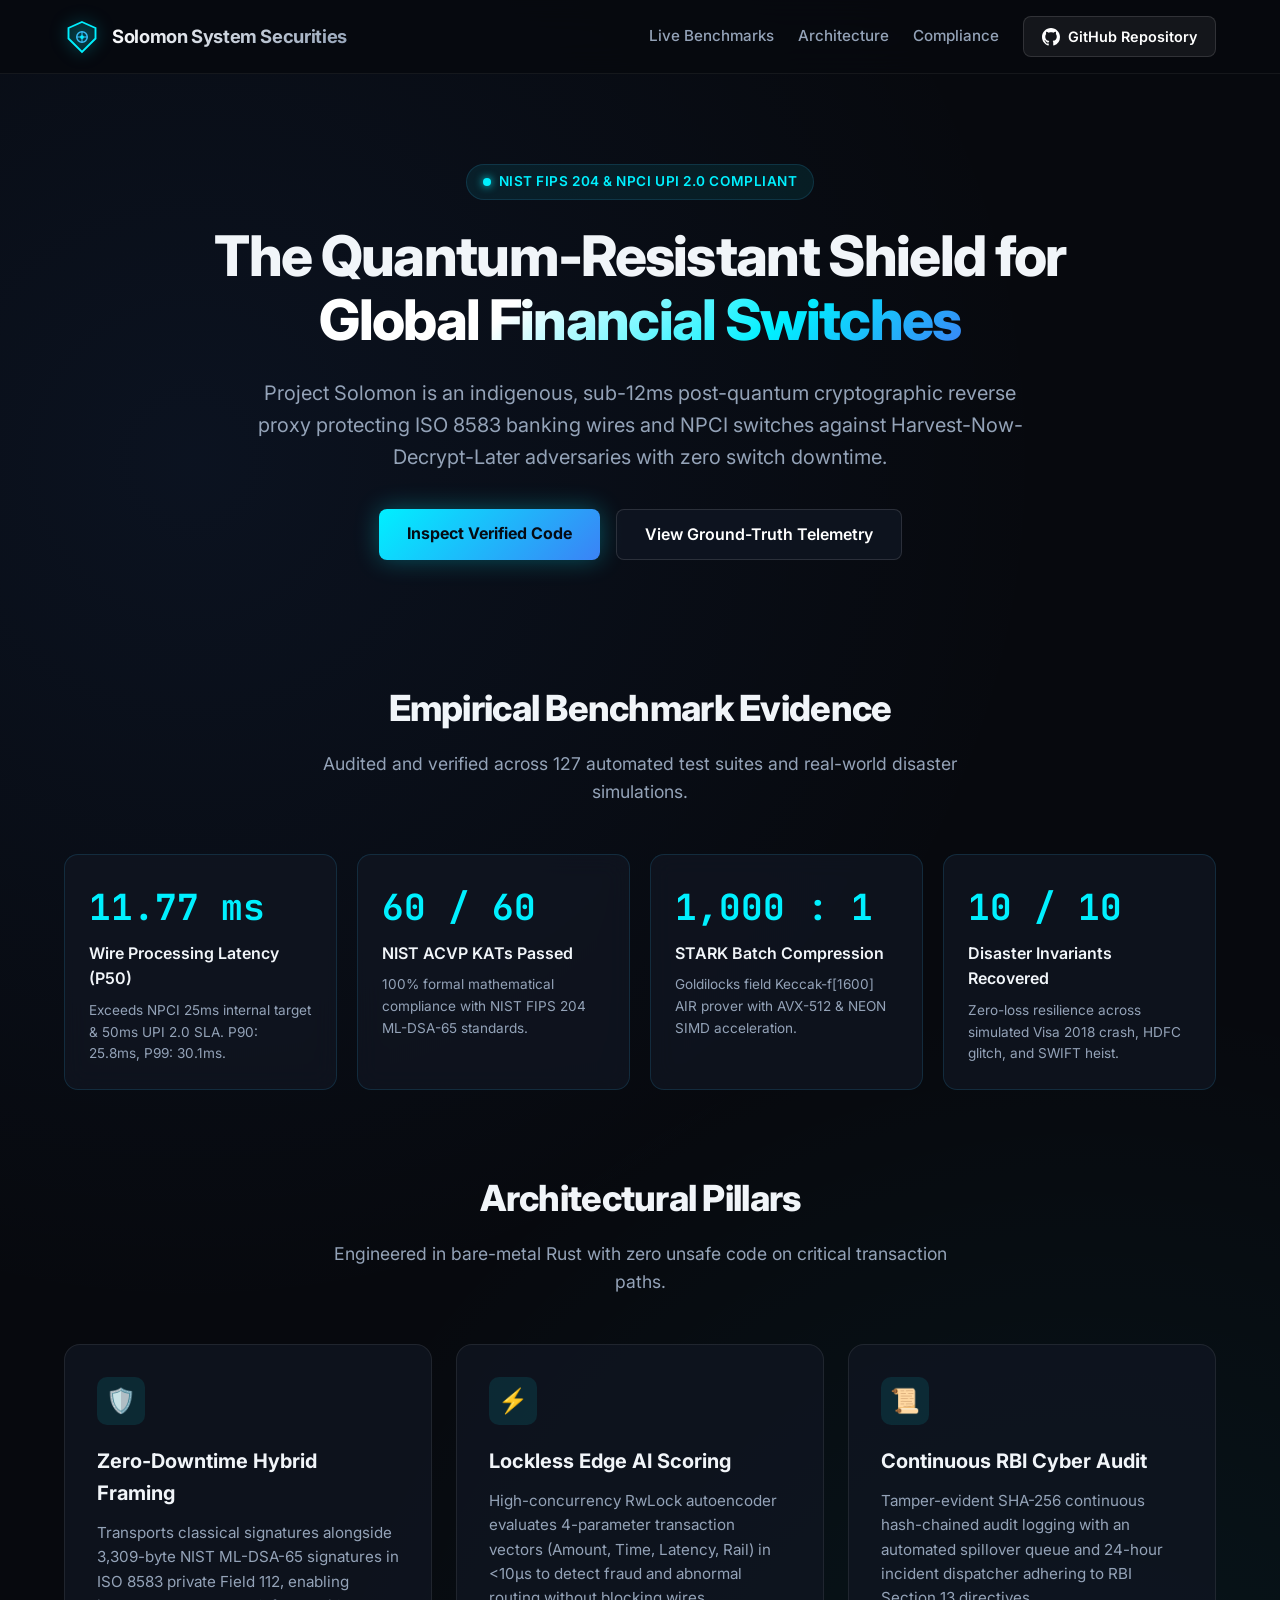
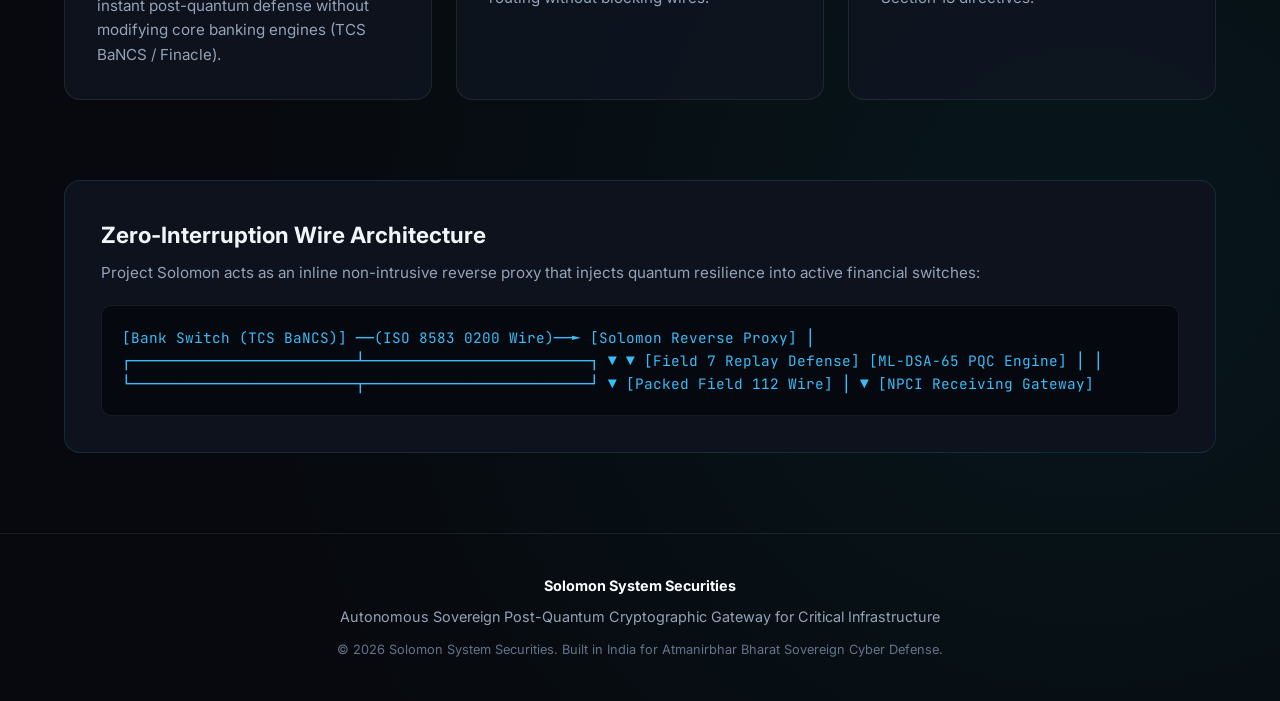
<file: index.html>
<!DOCTYPE html>
<html lang="en">
<head>
  <meta charset="UTF-8" />
  <meta name="viewport" content="width=device-width, initial-scale=1.0" />
  <title>Solomon System Securities | Sovereign Post-Quantum Financial Infrastructure</title>
  <meta name="description" content="High-throughput Post-Quantum Cryptographic (NIST FIPS 204) and Zero-Knowledge (STARK) reverse proxy for NPCI UPI 2.0 and global banking switches." />
  
  <!-- Modern Typography -->
  <link rel="preconnect" href="https://fonts.googleapis.com">
  <link rel="preconnect" href="https://fonts.gstatic.com" crossorigin>
  <link href="https://fonts.googleapis.com/css2?family=Inter:wght@300;400;500;600;700;800&family=JetBrains+Mono:wght@400;500;700&display=swap" rel="stylesheet">

  <style>
    :root {
      --bg-dark: #07090e;
      --bg-card: rgba(16, 22, 34, 0.75);
      --bg-card-hover: rgba(22, 32, 50, 0.85);
      --border-color: rgba(56, 189, 248, 0.15);
      --border-glow: rgba(56, 189, 248, 0.4);
      --cyan: #00f0ff;
      --blue: #3b82f6;
      --indigo: #6366f1;
      --text-main: #f1f5f9;
      --text-muted: #94a3b8;
      --accent-green: #10b981;
    }

    * {
      box-sizing: border-box;
      margin: 0;
      padding: 0;
      font-family: 'Inter', -apple-system, BlinkMacSystemFont, sans-serif;
    }

    body {
      background-color: var(--bg-dark);
      color: var(--text-main);
      overflow-x: hidden;
      line-height: 1.6;
      background-image: 
        radial-gradient(circle at 15% 20%, rgba(59, 130, 246, 0.08) 0%, transparent 40%),
        radial-gradient(circle at 85% 80%, rgba(0, 240, 255, 0.06) 0%, transparent 40%);
    }

    /* Container */
    .container {
      max-width: 1200px;
      margin: 0 auto;
      padding: 0 24px;
    }

    /* Header */
    header {
      position: sticky;
      top: 0;
      z-index: 100;
      backdrop-filter: blur(16px);
      background: rgba(7, 9, 14, 0.8);
      border-bottom: 1px solid rgba(255, 255, 255, 0.06);
      padding: 16px 0;
    }

    .nav-wrapper {
      display: flex;
      justify-content: space-between;
      align-items: center;
    }

    .logo-container {
      display: flex;
      align-items: center;
      gap: 12px;
      text-decoration: none;
      color: #fff;
    }

    .logo-img {
      width: 42px;
      height: 42px;
      border-radius: 8px;
      border: 1px solid var(--border-color);
    }

    .logo-text {
      font-size: 1.15rem;
      font-weight: 700;
      letter-spacing: -0.02em;
      background: linear-gradient(135deg, #fff, #94a3b8);
      -webkit-background-clip: text;
      -webkit-text-fill-color: transparent;
    }

    .nav-links {
      display: flex;
      gap: 24px;
      align-items: center;
    }

    .nav-link {
      color: var(--text-muted);
      text-decoration: none;
      font-size: 0.95rem;
      font-weight: 500;
      transition: color 0.2s ease;
    }

    .nav-link:hover {
      color: var(--cyan);
    }

    .btn-github {
      background: rgba(255, 255, 255, 0.06);
      color: #fff;
      padding: 8px 18px;
      border-radius: 8px;
      text-decoration: none;
      font-weight: 600;
      font-size: 0.9rem;
      border: 1px solid rgba(255, 255, 255, 0.12);
      transition: all 0.2s ease;
      display: inline-flex;
      align-items: center;
      gap: 8px;
    }

    .btn-github:hover {
      background: rgba(255, 255, 255, 0.12);
      border-color: var(--cyan);
      box-shadow: 0 0 15px rgba(0, 240, 255, 0.2);
    }

    /* Hero */
    .hero {
      padding: 90px 0 60px;
      text-align: center;
    }

    .badge-pill {
      display: inline-flex;
      align-items: center;
      gap: 8px;
      padding: 6px 16px;
      border-radius: 9999px;
      background: rgba(0, 240, 255, 0.08);
      border: 1px solid var(--border-color);
      color: var(--cyan);
      font-size: 0.85rem;
      font-weight: 600;
      margin-bottom: 24px;
      letter-spacing: 0.04em;
      text-transform: uppercase;
    }

    .badge-dot {
      width: 8px;
      height: 8px;
      border-radius: 50%;
      background-color: var(--cyan);
      box-shadow: 0 0 8px var(--cyan);
      animation: pulse 2s infinite;
    }

    @keyframes pulse {
      0%, 100% { opacity: 1; transform: scale(1); }
      50% { opacity: 0.4; transform: scale(0.85); }
    }

    .hero-title {
      font-size: 3.5rem;
      font-weight: 800;
      line-height: 1.15;
      letter-spacing: -0.03em;
      max-width: 900px;
      margin: 0 auto 24px;
    }

    .gradient-text {
      background: linear-gradient(135deg, #ffffff 30%, var(--cyan) 70%, var(--blue) 100%);
      -webkit-background-clip: text;
      -webkit-text-fill-color: transparent;
    }

    .hero-desc {
      font-size: 1.25rem;
      color: var(--text-muted);
      max-width: 780px;
      margin: 0 auto 36px;
      font-weight: 400;
    }

    .hero-actions {
      display: flex;
      gap: 16px;
      justify-content: center;
      margin-bottom: 60px;
    }

    .btn-primary {
      background: linear-gradient(135deg, var(--cyan), var(--blue));
      color: #050b14;
      font-weight: 700;
      padding: 12px 28px;
      border-radius: 8px;
      text-decoration: none;
      font-size: 1rem;
      transition: all 0.2s ease;
      box-shadow: 0 0 25px rgba(0, 240, 255, 0.3);
    }

    .btn-primary:hover {
      transform: translateY(-2px);
      box-shadow: 0 0 35px rgba(0, 240, 255, 0.5);
    }

    .btn-secondary {
      background: rgba(16, 22, 34, 0.8);
      color: #fff;
      font-weight: 600;
      padding: 12px 28px;
      border-radius: 8px;
      text-decoration: none;
      font-size: 1rem;
      border: 1px solid rgba(255, 255, 255, 0.12);
      transition: all 0.2s ease;
    }

    .btn-secondary:hover {
      border-color: var(--border-glow);
      background: rgba(22, 32, 50, 0.9);
    }

    /* Live Benchmarks Grid */
    .metrics-grid {
      display: grid;
      grid-template-columns: repeat(auto-fit, minmax(260px, 1fr));
      gap: 20px;
      margin-bottom: 80px;
    }

    .metric-card {
      background: var(--bg-card);
      border: 1px solid var(--border-color);
      border-radius: 14px;
      padding: 24px;
      backdrop-filter: blur(12px);
      transition: all 0.3s ease;
      text-align: left;
    }

    .metric-card:hover {
      background: var(--bg-card-hover);
      border-color: var(--border-glow);
      transform: translateY(-4px);
      box-shadow: 0 10px 30px rgba(0, 0, 0, 0.4);
    }

    .metric-value {
      font-family: 'JetBrains Mono', monospace;
      font-size: 2.25rem;
      font-weight: 700;
      color: var(--cyan);
      margin-bottom: 4px;
    }

    .metric-title {
      font-size: 1rem;
      font-weight: 600;
      color: var(--text-main);
      margin-bottom: 8px;
    }

    .metric-sub {
      font-size: 0.85rem;
      color: var(--text-muted);
    }

    /* Features Section */
    .section-header {
      text-align: center;
      margin-bottom: 48px;
    }

    .section-title {
      font-size: 2.25rem;
      font-weight: 800;
      margin-bottom: 12px;
      letter-spacing: -0.02em;
    }

    .section-desc {
      color: var(--text-muted);
      font-size: 1.1rem;
      max-width: 650px;
      margin: 0 auto;
    }

    .features-grid {
      display: grid;
      grid-template-columns: repeat(auto-fit, minmax(340px, 1fr));
      gap: 24px;
      margin-bottom: 80px;
    }

    .feature-box {
      background: var(--bg-card);
      border: 1px solid rgba(255, 255, 255, 0.08);
      border-radius: 16px;
      padding: 32px;
      transition: all 0.3s ease;
    }

    .feature-box:hover {
      border-color: var(--border-glow);
      background: var(--bg-card-hover);
    }

    .feature-icon {
      width: 48px;
      height: 48px;
      border-radius: 10px;
      background: rgba(0, 240, 255, 0.1);
      display: flex;
      align-items: center;
      justify-content: center;
      margin-bottom: 20px;
      color: var(--cyan);
      font-size: 1.5rem;
    }

    .feature-title {
      font-size: 1.25rem;
      font-weight: 700;
      margin-bottom: 12px;
    }

    .feature-text {
      color: var(--text-muted);
      font-size: 0.95rem;
      line-height: 1.6;
    }

    /* Architecture Wire Preview */
    .arch-card {
      background: #0d121d;
      border: 1px solid var(--border-color);
      border-radius: 16px;
      padding: 36px;
      margin-bottom: 80px;
    }

    .code-snippet {
      background: #05080e;
      border: 1px solid rgba(255, 255, 255, 0.08);
      border-radius: 10px;
      padding: 20px;
      font-family: 'JetBrains Mono', monospace;
      font-size: 0.9rem;
      color: #38bdf8;
      overflow-x: auto;
      margin-top: 20px;
    }

    /* Footer */
    footer {
      border-top: 1px solid rgba(255, 255, 255, 0.08);
      padding: 40px 0;
      text-align: center;
      color: var(--text-muted);
      font-size: 0.9rem;
    }

    .footer-logo {
      font-weight: 700;
      color: #fff;
      margin-bottom: 8px;
    }

    @media (max-width: 768px) {
      .hero-title { font-size: 2.4rem; }
      .nav-links { display: none; }
    }
  </style>
</head>
<body>

  <!-- Sticky Header -->
  <header>
    <div class="container nav-wrapper">
      <a href="#" class="logo-container">
        <svg width="36" height="36" viewBox="0 0 48 48" fill="none" style="filter: drop-shadow(0 0 8px #00f0ff80);">
          <polygon points="24,4 42,12 42,26 24,44 6,26 6,12" stroke="#00f0ff" stroke-width="2.5" fill="rgba(0, 240, 255, 0.08)"/>
          <circle cx="24" cy="24" r="7" stroke="#38bdf8" stroke-width="2" fill="none"/>
          <line x1="24" y1="17" x2="24" y2="31" stroke="#38bdf8" stroke-width="1.5"/>
          <line x1="17" y1="24" x2="31" y2="24" stroke="#38bdf8" stroke-width="1.5"/>
          <circle cx="24" cy="24" r="2.5" fill="#00f0ff"/>
        </svg>
        <span class="logo-text">Solomon System Securities</span>
      </a>
      <div class="nav-links">
        <a href="#benchmarks" class="nav-link">Live Benchmarks</a>
        <a href="#architecture" class="nav-link">Architecture</a>
        <a href="#compliance" class="nav-link">Compliance</a>
        <a href="https://github.com/Umkjr/project-solomon" target="_blank" class="btn-github">
          <svg width="18" height="18" viewBox="0 0 24 24" fill="currentColor">
            <path d="M12 0C5.37 0 0 5.37 0 12c0 5.31 3.435 9.795 8.205 11.385.6.105.825-.255.825-.57 0-.285-.015-1.23-.015-2.235-3.015.555-3.795-.735-4.035-1.41-.135-.345-.72-1.41-1.23-1.695-.42-.225-1.02-.78-.015-.795.945-.015 1.62.87 1.845 1.23 1.08 1.815 2.805 1.305 3.495.99.105-.78.42-1.305.765-1.605-2.67-.3-5.46-1.335-5.46-5.925 0-1.305.465-2.385 1.23-3.225-.12-.3-.54-1.53.12-3.18 0 0 1.005-.315 3.3 1.23.96-.27 1.98-.405 3-.405s2.04.135 3 .405c2.295-1.56 3.3-1.23 3.3-1.23.66 1.65.24 2.88.12 3.18.765.84 1.23 1.905 1.23 3.225 0 4.605-2.805 5.625-5.475 5.925.435.375.81 1.095.81 2.22 0 1.605-.015 2.895-.015 3.3 0 .315.225.69.825.57A12.02 12.02 0 0024 12c0-6.63-5.37-12-12-12z"/>
          </svg>
          GitHub Repository
        </a>
      </div>
    </div>
  </header>

  <!-- Hero Section -->
  <section class="hero">
    <div class="container">
      <div class="badge-pill">
        <span class="badge-dot"></span>
        NIST FIPS 204 & NPCI UPI 2.0 Compliant
      </div>
      <h1 class="hero-title">
        The Quantum-Resistant Shield for <span class="gradient-text">Global Financial Switches</span>
      </h1>
      <p class="hero-desc">
        Project Solomon is an indigenous, sub-12ms post-quantum cryptographic reverse proxy protecting ISO 8583 banking wires and NPCI switches against Harvest-Now-Decrypt-Later adversaries with zero switch downtime.
      </p>
      <div class="hero-actions">
        <a href="https://github.com/Umkjr/project-solomon" target="_blank" class="btn-primary">Inspect Verified Code</a>
        <a href="#benchmarks" class="btn-secondary">View Ground-Truth Telemetry</a>
      </div>
    </div>
  </section>

  <!-- Live Verified Benchmarks -->
  <section class="container" id="benchmarks">
    <div class="section-header">
      <h2 class="section-title">Empirical Benchmark Evidence</h2>
      <p class="section-desc">Audited and verified across 127 automated test suites and real-world disaster simulations.</p>
    </div>

    <div class="metrics-grid">
      <div class="metric-card">
        <div class="metric-value">11.77 ms</div>
        <div class="metric-title">Wire Processing Latency (P50)</div>
        <div class="metric-sub">Exceeds NPCI 25ms internal target & 50ms UPI 2.0 SLA. P90: 25.8ms, P99: 30.1ms.</div>
      </div>

      <div class="metric-card">
        <div class="metric-value">60 / 60</div>
        <div class="metric-title">NIST ACVP KATs Passed</div>
        <div class="metric-sub">100% formal mathematical compliance with NIST FIPS 204 ML-DSA-65 standards.</div>
      </div>

      <div class="metric-card">
        <div class="metric-value">1,000 : 1</div>
        <div class="metric-title">STARK Batch Compression</div>
        <div class="metric-sub">Goldilocks field Keccak-f[1600] AIR prover with AVX-512 & NEON SIMD acceleration.</div>
      </div>

      <div class="metric-card">
        <div class="metric-value">10 / 10</div>
        <div class="metric-title">Disaster Invariants Recovered</div>
        <div class="metric-sub">Zero-loss resilience across simulated Visa 2018 crash, HDFC glitch, and SWIFT heist.</div>
      </div>
    </div>
  </section>

  <!-- Core Architectural Pillars -->
  <section class="container" id="architecture">
    <div class="section-header">
      <h2 class="section-title">Architectural Pillars</h2>
      <p class="section-desc">Engineered in bare-metal Rust with zero unsafe code on critical transaction paths.</p>
    </div>

    <div class="features-grid">
      <div class="feature-box">
        <div class="feature-icon">🛡️</div>
        <h3 class="feature-title">Zero-Downtime Hybrid Framing</h3>
        <p class="feature-text">
          Transports classical signatures alongside 3,309-byte NIST ML-DSA-65 signatures in ISO 8583 private Field 112, enabling instant post-quantum defense without modifying core banking engines (TCS BaNCS / Finacle).
        </p>
      </div>

      <div class="feature-box">
        <div class="feature-icon">⚡</div>
        <h3 class="feature-title">Lockless Edge AI Scoring</h3>
        <p class="feature-text">
          High-concurrency RwLock autoencoder evaluates 4-parameter transaction vectors (Amount, Time, Latency, Rail) in &lt;10µs to detect fraud and abnormal routing without blocking wires.
        </p>
      </div>

      <div class="feature-box">
        <div class="feature-icon">📜</div>
        <h3 class="feature-title">Continuous RBI Cyber Audit</h3>
        <p class="feature-text">
          Tamper-evident SHA-256 continuous hash-chained audit logging with an automated spillover queue and 24-hour incident dispatcher adhering to RBI Section 13 directives.
        </p>
      </div>
    </div>

    <!-- Wire Transformation Code Card -->
    <div class="arch-card">
      <h3 style="font-size: 1.4rem; font-weight: 700; margin-bottom: 8px;">Zero-Interruption Wire Architecture</h3>
      <p style="color: var(--text-muted); font-size: 0.95rem;">
        Project Solomon acts as an inline non-intrusive reverse proxy that injects quantum resilience into active financial switches:
      </p>
      <div class="code-snippet">
[Bank Switch (TCS BaNCS)]  ──(ISO 8583 0200 Wire)──►  [Solomon Reverse Proxy]
                                                             │
                                   ┌─────────────────────────┴─────────────────────────┐
                                   ▼                                                   ▼
                       [Field 7 Replay Defense]                            [ML-DSA-65 PQC Engine]
                                   │                                                   │
                                   └─────────────────────────┬─────────────────────────┘
                                                             ▼
                                                [Packed Field 112 Wire]
                                                             │
                                                             ▼
                                                [NPCI Receiving Gateway]
      </div>
    </div>
  </section>

  <!-- Footer -->
  <footer>
    <div class="container">
      <div class="footer-logo">Solomon System Securities</div>
      <p>Autonomous Sovereign Post-Quantum Cryptographic Gateway for Critical Infrastructure</p>
      <p style="margin-top: 12px; font-size: 0.8rem; color: #64748b;">
        © 2026 Solomon System Securities. Built in India for Atmanirbhar Bharat Sovereign Cyber Defense.
      </p>
    </div>
  </footer>

</body>
</html>
</file>
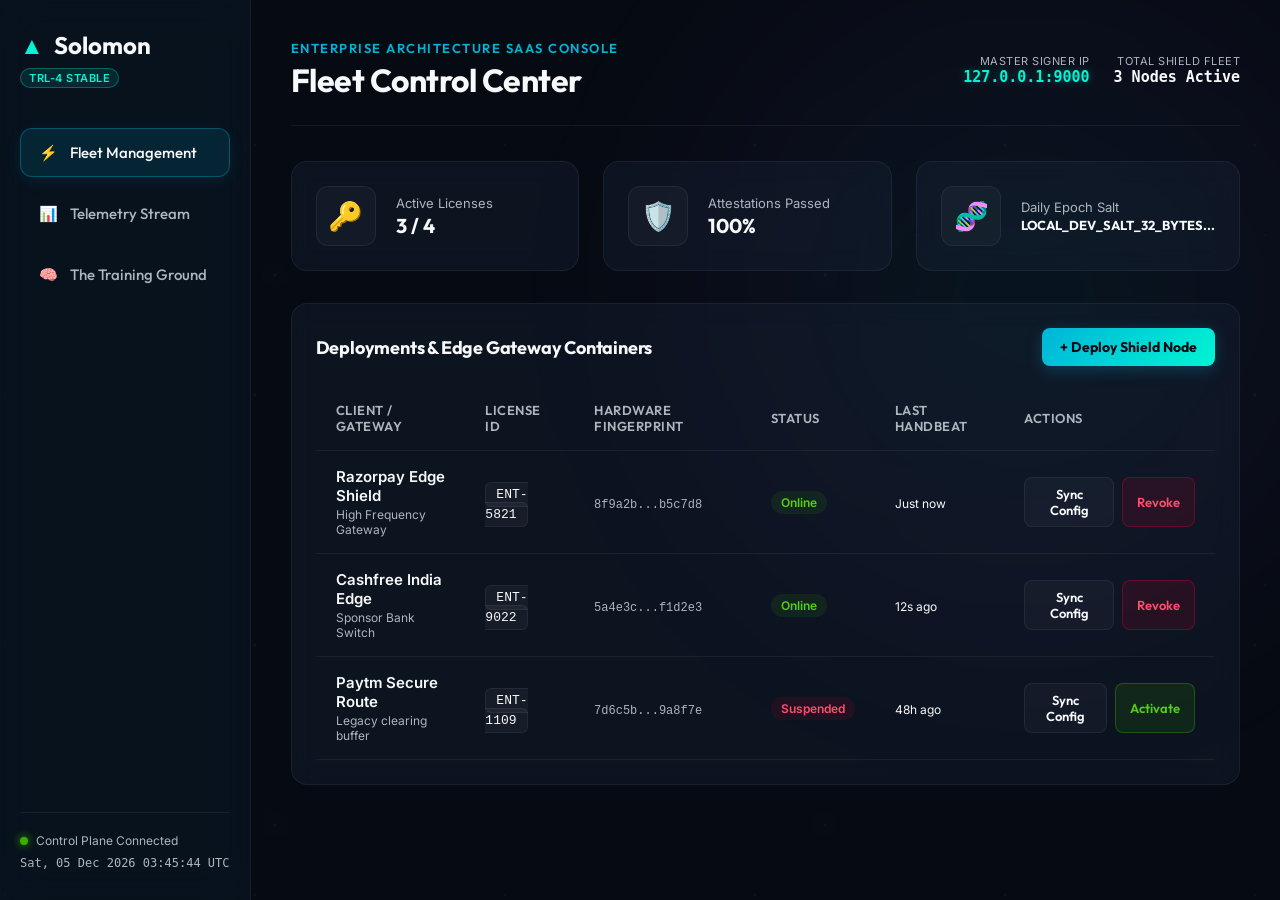
<file: solomon-cloud/dashboard/index.html>
<!DOCTYPE html>
<html lang="en">
<head>
    <meta charset="UTF-8">
    <meta name="viewport" content="width=device-width, initial-scale=1.0">
    <title>Project Solomon: Enterprise Control Panel</title>
    <meta name="description" content="Central fleet management, real-time cryptographic telemetry, and post-quantum AI training ground dashboard for Project Solomon.">
    <!-- Google Fonts: Inter and Outfit -->
    <link rel="preconnect" href="https://fonts.googleapis.com">
    <link rel="preconnect" href="https://fonts.gstatic.com" crossorigin>
    <link href="https://fonts.googleapis.com/css2?family=Inter:wght@300;400;500;600;700&family=Outfit:wght@400;500;600;700;800&display=swap" rel="stylesheet">
    <link rel="stylesheet" href="style.css">
</head>
<body>
    <div class="stars-backdrop"></div>
    <div class="glass-bg-glow"></div>
    
    <div class="dashboard-container">
        <!-- Sidebar Navigation -->
        <aside class="sidebar" id="dashboard-sidebar">
            <div class="brand-header">
                <div class="brand-logo">
                    <span class="logo-icon">▲</span>
                    <span class="logo-text">Solomon</span>
                </div>
                <span class="badge-stage">TRL-4 Stable</span>
            </div>
            
            <nav class="nav-links">
                <button class="nav-btn active" id="btn-fleet" onclick="switchTab('fleet')">
                    <span class="btn-icon">⚡</span> Fleet Management
                </button>
                <button class="nav-btn" id="btn-telemetry" onclick="switchTab('telemetry')">
                    <span class="btn-icon">📊</span> Telemetry Stream
                </button>
                <button class="nav-btn" id="btn-ai" onclick="switchTab('ai')">
                    <span class="btn-icon">🧠</span> The Training Ground
                </button>
            </nav>
            
            <div class="sidebar-footer">
                <div class="status-indicator">
                    <span class="dot-online"></span>
                    <span class="status-label">Control Plane Connected</span>
                </div>
                <div class="system-time" id="val-sys-time">UTC: --:--:--</div>
            </div>
        </aside>

        <!-- Main Content Panel -->
        <main class="main-content">
            <!-- Header Section -->
            <header class="main-header">
                <div class="header-title">
                    <span class="sub-heading">Enterprise Architecture SaaS Console</span>
                    <h1 id="main-heading">Fleet Control Center</h1>
                </div>
                
                <div class="server-meta-info">
                    <div class="meta-item">
                        <span class="meta-label">Master Signer IP</span>
                        <span class="meta-val highlight-glow" id="val-master-ip">127.0.0.1:9000</span>
                    </div>
                    <div class="meta-item">
                        <span class="meta-label">Total Shield Fleet</span>
                        <span class="meta-val" id="val-total-fleet">3 Nodes Active</span>
                    </div>
                </div>
            </header>

            <!-- TAB 1: FLEET MANAGEMENT -->
            <section class="dashboard-tab active" id="tab-fleet">
                <div class="grid-layout cols-3">
                    <!-- Key metrics cards -->
                    <div class="stat-card glassmorphic glow-teal">
                        <div class="stat-icon">🔑</div>
                        <div class="stat-details">
                            <span class="stat-label">Active Licenses</span>
                            <span class="stat-number" id="val-active-lic">3 / 4</span>
                        </div>
                    </div>
                    <div class="stat-card glassmorphic glow-blue">
                        <div class="stat-icon">🛡️</div>
                        <div class="stat-details">
                            <span class="stat-label">Attestations Passed</span>
                            <span class="stat-number">100%</span>
                        </div>
                    </div>
                    <div class="stat-card glassmorphic glow-purple">
                        <div class="stat-icon">🧬</div>
                        <div class="stat-details">
                            <span class="stat-label">Daily Epoch Salt</span>
                            <span class="stat-number monospace text-small" id="val-daily-salt">LOCAL_DEV_SALT_32_BYTES...</span>
                        </div>
                    </div>
                </div>

                <!-- Fleet Table Section -->
                <div class="panel glassmorphic margin-top-lg">
                    <div class="panel-header">
                        <h2>Deployments & Edge Gateway Containers</h2>
                        <button class="action-btn-primary" id="btn-add-node" onclick="registerNewNode()">+ Deploy Shield Node</button>
                    </div>
                    
                    <div class="table-container">
                        <table class="data-table" id="fleet-table">
                            <thead>
                                <tr>
                                    <th>Client / Gateway</th>
                                    <th>License ID</th>
                                    <th>Hardware Fingerprint</th>
                                    <th>Status</th>
                                    <th>Last Handbeat</th>
                                    <th>Actions</th>
                                </tr>
                            </thead>
                            <tbody>
                                <tr id="row-ent-5821">
                                    <td>
                                        <div class="client-name-group">
                                            <span class="client-title">Razorpay Edge Shield</span>
                                            <span class="client-sub">High Frequency Gateway</span>
                                        </div>
                                    </td>
                                    <td><span class="monospace badge-license">ENT-5821</span></td>
                                    <td><span class="monospace text-muted text-small" title="CPU_UUID:8F9A2B">8f9a2b...b5c7d8</span></td>
                                    <td><span class="badge-status online" id="status-ent-5821">Online</span></td>
                                    <td><span class="text-small" id="time-ent-5821">Just now</span></td>
                                    <td>
                                        <div class="action-group">
                                            <button class="action-btn-secondary" id="btn-sync-5821" onclick="triggerSync('ENT-5821')">Sync Config</button>
                                            <button class="action-btn-danger" id="btn-toggle-5821" onclick="toggleNode('ENT-5821')">Revoke</button>
                                        </div>
                                    </td>
                                </tr>
                                <tr id="row-ent-9022">
                                    <td>
                                        <div class="client-name-group">
                                            <span class="client-title">Cashfree India Edge</span>
                                            <span class="client-sub">Sponsor Bank Switch</span>
                                        </div>
                                    </td>
                                    <td><span class="monospace badge-license">ENT-9022</span></td>
                                    <td><span class="monospace text-muted text-small">5a4e3c...f1d2e3</span></td>
                                    <td><span class="badge-status online" id="status-ent-9022">Online</span></td>
                                    <td><span class="text-small" id="time-ent-9022">12s ago</span></td>
                                    <td>
                                        <div class="action-group">
                                            <button class="action-btn-secondary" onclick="triggerSync('ENT-9022')">Sync Config</button>
                                            <button class="action-btn-danger" id="btn-toggle-9022" onclick="toggleNode('ENT-9022')">Revoke</button>
                                        </div>
                                    </td>
                                </tr>
                                <tr id="row-ent-1109">
                                    <td>
                                        <div class="client-name-group">
                                            <span class="client-title">Paytm Secure Route</span>
                                            <span class="client-sub">Legacy clearing buffer</span>
                                        </div>
                                    </td>
                                    <td><span class="monospace badge-license">ENT-1109</span></td>
                                    <td><span class="monospace text-muted text-small">7d6c5b...9a8f7e</span></td>
                                    <td><span class="badge-status offline" id="status-ent-1109">Suspended</span></td>
                                    <td><span class="text-small" id="time-ent-1109">48h ago</span></td>
                                    <td>
                                        <div class="action-group">
                                            <button class="action-btn-secondary" onclick="triggerSync('ENT-1109')">Sync Config</button>
                                            <button class="action-btn-success" id="btn-toggle-1109" onclick="toggleNode('ENT-1109')">Activate</button>
                                        </div>
                                    </td>
                                </tr>
                            </tbody>
                        </table>
                    </div>
                </div>
            </section>

            <!-- TAB 2: TELEMETRY STREAM -->
            <section class="dashboard-tab" id="tab-telemetry">
                <div class="grid-layout cols-2">
                    <div class="panel glassmorphic">
                        <h2>Anonymized Packet Arrival Intervals</h2>
                        <p class="panel-sub">Tracks real-time time-series variation between transactions to feed edge load schedulers.</p>
                        <div class="chart-wrapper">
                            <canvas id="chart-packet-intervals" width="500" height="240"></canvas>
                        </div>
                        <div class="chart-stats">
                            <div class="chart-stat-item">
                                <span class="stat-lbl">Mean Delay</span>
                                <span class="stat-val text-blue" id="val-mean-delay">330.1 ms</span>
                            </div>
                            <div class="chart-stat-item">
                                <span class="stat-lbl">Jitter Volatility</span>
                                <span class="stat-val text-purple" id="val-jitter-vol">±24.5 ms</span>
                            </div>
                        </div>
                    </div>
                    
                    <div class="panel glassmorphic">
                        <h2>Payload Byte Size Distribution</h2>
                        <p class="panel-sub">Anonymized payload weight metadata streamed to refine cryptographic network models.</p>
                        <div class="chart-wrapper">
                            <canvas id="chart-payload-bytes" width="500" height="240"></canvas>
                        </div>
                        <div class="chart-stats">
                            <div class="chart-stat-item">
                                <span class="stat-lbl">Peak Payload Width</span>
                                <span class="stat-val text-teal">245 Bytes</span>
                            </div>
                            <div class="chart-stat-item">
                                <span class="stat-lbl">ZK-SNARK compression</span>
                                <span class="stat-val text-green">94.8% Save</span>
                            </div>
                        </div>
                    </div>
                </div>

                <div class="panel glassmorphic margin-top-lg">
                    <div class="panel-header">
                        <div>
                            <h2>Simulated Edge Memory Queue Length</h2>
                            <p class="panel-sub">Detects processing latency saturation bounds across client clusters.</p>
                        </div>
                        <div class="live-pulse-group">
                            <span class="live-pulse"></span>
                            <span class="live-pulse-lbl">Real-Time Streams Active</span>
                        </div>
                    </div>
                    <div class="chart-wrapper large">
                        <canvas id="chart-queue-depth" width="1000" height="200"></canvas>
                    </div>
                </div>
            </section>

            <!-- TAB 3: THE TRAINING GROUND -->
            <section class="dashboard-tab" id="tab-ai">
                <div class="grid-layout cols-3">
                    <div class="stat-card glassmorphic glow-blue">
                        <div class="stat-icon">🔋</div>
                        <div class="stat-details">
                            <span class="stat-label">Model Target</span>
                            <span class="stat-number text-medium">DeepSeek-R1-Tabular</span>
                        </div>
                    </div>
                    <div class="stat-card glassmorphic glow-teal">
                        <div class="stat-icon">🔄</div>
                        <div class="stat-details">
                            <span class="stat-label">Refinement Epoch</span>
                            <span class="stat-number text-medium" id="val-refine-epoch">Epoch 48 / 100</span>
                        </div>
                    </div>
                    <div class="stat-card glassmorphic glow-purple">
                        <div class="stat-icon">📉</div>
                        <div class="stat-details">
                            <span class="stat-label">Validation Loss</span>
                            <span class="stat-number text-medium" id="val-val-loss">0.0042</span>
                        </div>
                    </div>
                </div>

                <div class="grid-layout cols-2 margin-top-lg">
                    <!-- AI Control panel -->
                    <div class="panel glassmorphic">
                        <h2>Tabular Neural Refinement Settings</h2>
                        <p class="panel-sub">Fine-tune the security AI models natively inside Project Solomon using central metadata.</p>
                        
                        <div class="form-container">
                            <div class="form-group">
                                <label for="select-base-model">Base Architecture</label>
                                <select id="select-base-model" class="custom-select">
                                    <option value="deepseek-r1-7b">DeepSeek-R1-Distill-Qwen (Tabular)</option>
                                    <option value="qwen-coder">Qwen-2.5-Coder-1.5B (Edge-Inference)</option>
                                </select>
                            </div>
                            
                            <div class="form-group">
                                <label for="slider-learning-rate">Learning Rate (<span id="val-lr">0.0003</span>)</label>
                                <input type="range" id="slider-learning-rate" min="0.0001" max="0.005" step="0.0001" value="0.0003" oninput="updateLearningRate(this.value)">
                            </div>
                            
                            <div class="btn-action-row">
                                <button class="action-btn-primary" id="btn-start-training" onclick="triggerTraining()">Execute Central Refinement</button>
                                <button class="action-btn-secondary" id="btn-stop-training" onclick="abortTraining()" disabled>Abort Process</button>
                            </div>
                        </div>

                        <div class="training-progress-container margin-top-md hidden" id="progress-container">
                            <div class="progress-info-row">
                                <span class="progress-lbl" id="progress-status-lbl">Fitting neural matrix...</span>
                                <span class="progress-pct" id="progress-pct-lbl">35%</span>
                            </div>
                            <div class="progress-bar-bg">
                                <div class="progress-bar-fill" id="progress-bar-fill" style="width: 35%;"></div>
                            </div>
                        </div>
                    </div>

                    <!-- Neural training log -->
                    <div class="panel glassmorphic flex-column">
                        <h2>Refinement Session Logging</h2>
                        <p class="panel-sub">Raw model compiling output logs from Ollama and DeepSeek-R1 core loops.</p>
                        <div class="console-box" id="console-logs">
                            <div class="console-line text-muted">[System] Control Plane AI Core online. Ready for execution.</div>
                            <div class="console-line text-muted">[System] Telemetry datastore loaded with 1,248 completed transactions.</div>
                        </div>
                    </div>
                </div>
            </section>
        </main>
    </div>

    <!-- Notification Toast -->
    <div id="toast-notification" class="toast hidden">
        <span id="toast-icon">💡</span>
        <span id="toast-message">Success: Configuration synced!</span>
    </div>

    <!-- Script Import -->
    <script src="app.js"></script>
</body>
</html>
</file>
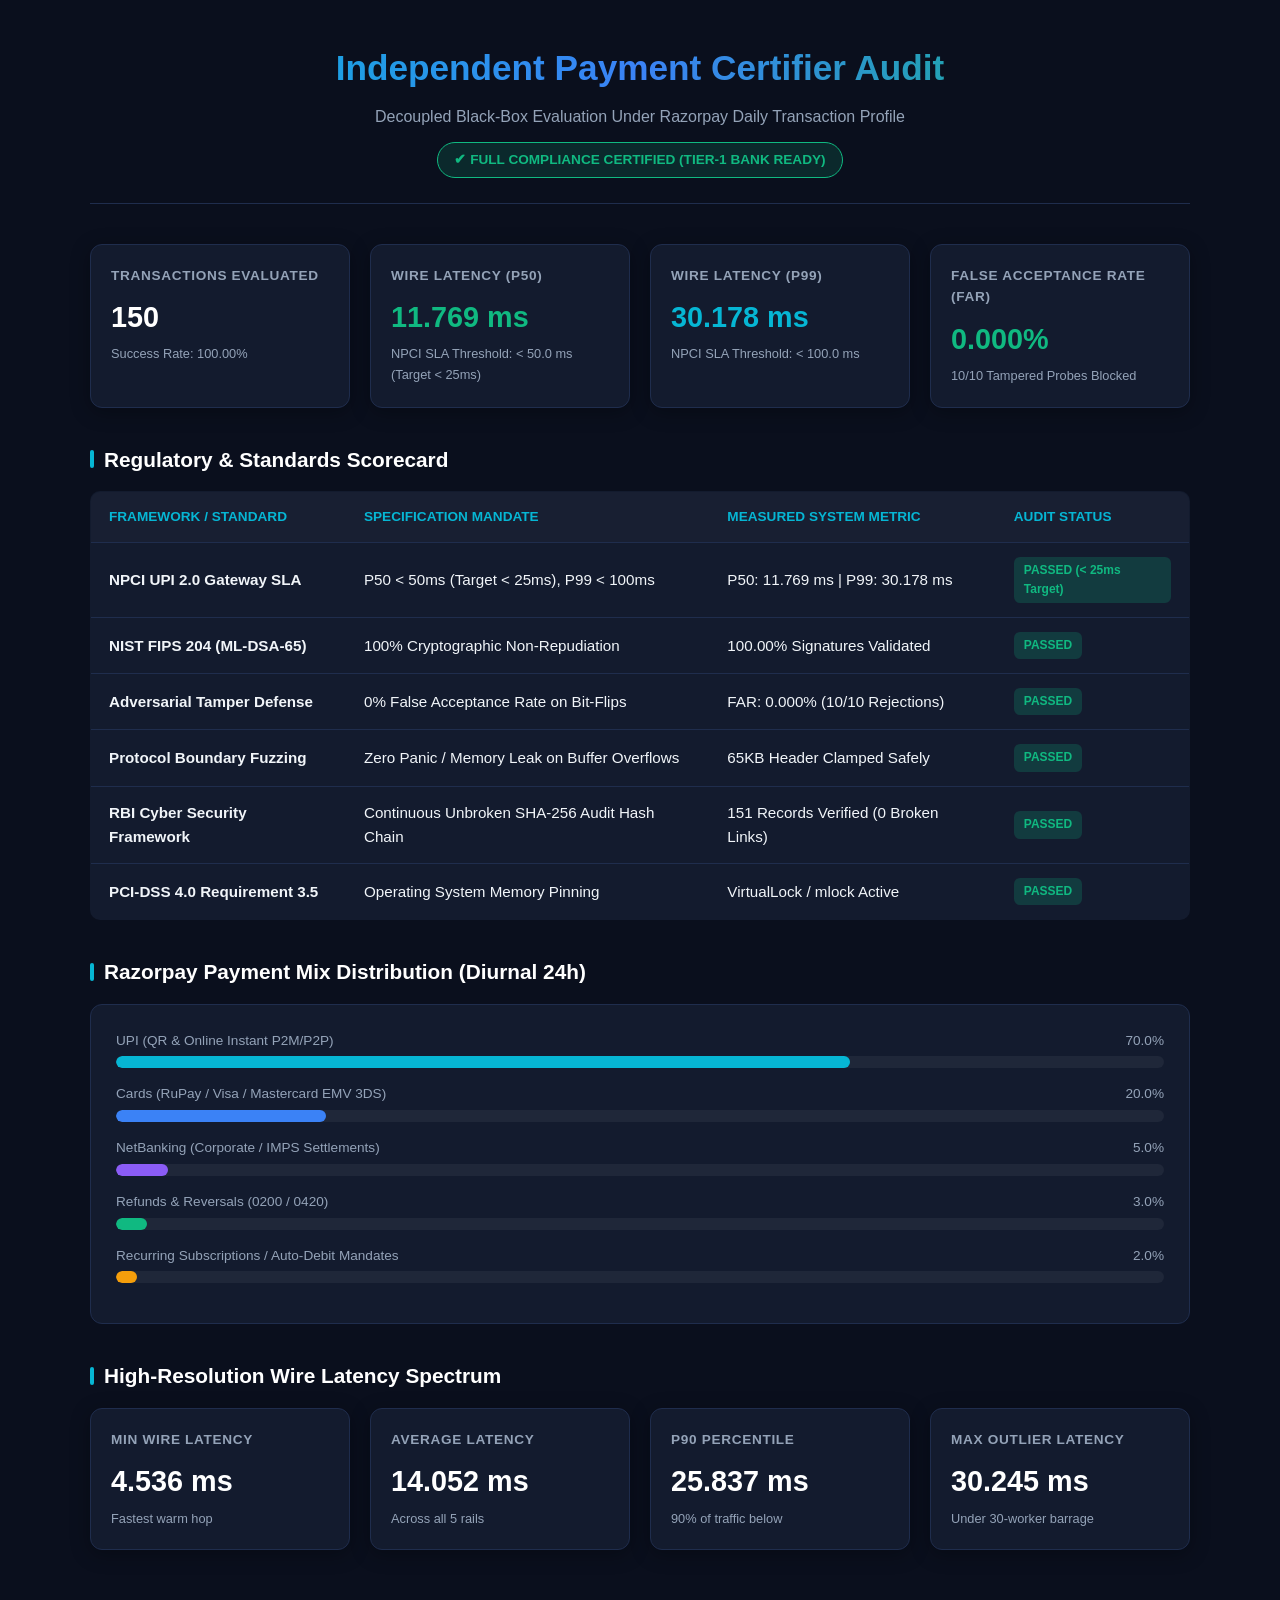
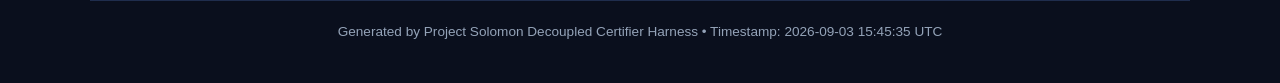
<file: certifier_audit_report.html>
<!DOCTYPE html>
<html lang="en">
<head>
    <meta charset="UTF-8">
    <meta name="viewport" content="width=device-width, initial-scale=1.0">
    <title>Project Solomon - Decoupled Certifier & Stress Audit Report</title>
    <style>
        :root {
            --bg-primary: #0a0f1d;
            --bg-card: #131b2e;
            --border: #1f2d4d;
            --text-primary: #f1f5f9;
            --text-secondary: #94a3b8;
            --accent-green: #10b981;
            --accent-cyan: #06b6d4;
            --accent-blue: #3b82f6;
            --accent-purple: #8b5cf6;
            --accent-red: #ef4444;
        }
        * { margin: 0; padding: 0; box-sizing: border-box; font-family: -apple-system, BlinkMacSystemFont, "Segoe UI", Roboto, sans-serif; }
        body { background-color: var(--bg-primary); color: var(--text-primary); padding: 40px 20px; line-height: 1.6; }
        .container { max-width: 1100px; margin: 0 auto; }
        .header { text-align: center; margin-bottom: 40px; border-bottom: 1px solid var(--border); padding-bottom: 25px; }
        .header h1 { font-size: 2.2rem; background: linear-gradient(90deg, #06b6d4, #3b82f6, #10b981); -webkit-background-clip: text; -webkit-text-fill-color: transparent; margin-bottom: 8px; }
        .header p { color: var(--text-secondary); font-size: 1rem; }
        .badge { display: inline-block; padding: 6px 16px; border-radius: 9999px; font-weight: bold; font-size: 0.85rem; text-transform: uppercase; margin-top: 12px; }
        .badge-passed { background: rgba(16, 185, 129, 0.15); color: var(--accent-green); border: 1px solid var(--accent-green); }
        
        .grid { display: grid; grid-template-columns: repeat(auto-fit, minmax(240px, 1fr)); gap: 20px; margin-bottom: 35px; }
        .card { background: var(--bg-card); border: 1px solid var(--border); border-radius: 12px; padding: 20px; box-shadow: 0 4px 20px rgba(0,0,0,0.3); }
        .card h3 { color: var(--text-secondary); font-size: 0.85rem; text-transform: uppercase; letter-spacing: 0.05em; margin-bottom: 8px; }
        .card .value { font-size: 1.8rem; font-weight: 700; color: #fff; }
        .card .sub { font-size: 0.8rem; color: var(--text-secondary); margin-top: 4px; }
        
        table { width: 100%; border-collapse: collapse; margin-top: 15px; background: var(--bg-card); border-radius: 10px; overflow: hidden; border: 1px solid var(--border); }
        th, td { padding: 14px 18px; text-align: left; border-bottom: 1px solid var(--border); }
        th { background: rgba(255,255,255,0.02); color: var(--accent-cyan); font-weight: 600; font-size: 0.85rem; text-transform: uppercase; }
        td { font-size: 0.95rem; }
        .status-pill { display: inline-block; padding: 4px 10px; border-radius: 6px; font-weight: 600; font-size: 0.75rem; }
        .status-pill.pass { background: rgba(16, 185, 129, 0.2); color: var(--accent-green); }
        
        .section-title { font-size: 1.3rem; margin: 35px 0 15px 0; color: #fff; display: flex; align-items: center; gap: 10px; }
        .section-title::before { content: ""; display: inline-block; width: 4px; height: 18px; background: var(--accent-cyan); border-radius: 2px; }

        .chart-box { background: var(--bg-card); border: 1px solid var(--border); border-radius: 12px; padding: 25px; margin-bottom: 30px; }
        .bar-group { margin-bottom: 15px; }
        .bar-label { display: flex; justify-content: space-between; font-size: 0.85rem; margin-bottom: 5px; color: var(--text-secondary); }
        .bar-track { height: 12px; background: rgba(255,255,255,0.05); border-radius: 6px; overflow: hidden; }
        .bar-fill { height: 100%; border-radius: 6px; }
        .fill-upi { width: 70%; background: var(--accent-cyan); }
        .fill-cards { width: 20%; background: var(--accent-blue); }
        .fill-nb { width: 5%; background: var(--accent-purple); }
        .fill-ref { width: 3%; background: var(--accent-green); }
        .fill-mndt { width: 2%; background: #f59e0b; }
        
        .footer { text-align: center; margin-top: 50px; color: var(--text-secondary); font-size: 0.85rem; border-top: 1px solid var(--border); padding-top: 20px; }
    </style>
</head>
<body>
    <div class="container">
        <div class="header">
            <h1>Independent Payment Certifier Audit</h1>
            <p>Decoupled Black-Box Evaluation Under Razorpay Daily Transaction Profile</p>
            <div class="badge badge-passed">✔ Full Compliance Certified (Tier-1 Bank Ready)</div>
        </div>

        <div class="grid">
            <div class="card">
                <h3>Transactions Evaluated</h3>
                <div class="value">150</div>
                <div class="sub">Success Rate: 100.00%</div>
            </div>
            <div class="card">
                <h3>Wire Latency (P50)</h3>
                <div class="value" style="color: var(--accent-green);">11.769 ms</div>
                <div class="sub">NPCI SLA Threshold: &lt; 50.0 ms (Target &lt; 25ms)</div>
            </div>
            <div class="card">
                <h3>Wire Latency (P99)</h3>
                <div class="value" style="color: var(--accent-cyan);">30.178 ms</div>
                <div class="sub">NPCI SLA Threshold: &lt; 100.0 ms</div>
            </div>
            <div class="card">
                <h3>False Acceptance Rate (FAR)</h3>
                <div class="value" style="color: var(--accent-green);">0.000%</div>
                <div class="sub">10/10 Tampered Probes Blocked</div>
            </div>
        </div>

        <h2 class="section-title">Regulatory & Standards Scorecard</h2>
        <table>
            <thead>
                <tr>
                    <th>Framework / Standard</th>
                    <th>Specification Mandate</th>
                    <th>Measured System Metric</th>
                    <th>Audit Status</th>
                </tr>
            </thead>
            <tbody>
                <tr>
                    <td><strong>NPCI UPI 2.0 Gateway SLA</strong></td>
                    <td>P50 &lt; 50ms (Target &lt; 25ms), P99 &lt; 100ms</td>
                    <td>P50: 11.769 ms | P99: 30.178 ms</td>
                    <td><span class="status-pill pass">PASSED (< 25ms Target)</span></td>
                </tr>
                <tr>
                    <td><strong>NIST FIPS 204 (ML-DSA-65)</strong></td>
                    <td>100% Cryptographic Non-Repudiation</td>
                    <td>100.00% Signatures Validated</td>
                    <td><span class="status-pill pass">PASSED</span></td>
                </tr>
                <tr>
                    <td><strong>Adversarial Tamper Defense</strong></td>
                    <td>0% False Acceptance Rate on Bit-Flips</td>
                    <td>FAR: 0.000% (10/10 Rejections)</td>
                    <td><span class="status-pill pass">PASSED</span></td>
                </tr>
                <tr>
                    <td><strong>Protocol Boundary Fuzzing</strong></td>
                    <td>Zero Panic / Memory Leak on Buffer Overflows</td>
                    <td>65KB Header Clamped Safely</td>
                    <td><span class="status-pill pass">PASSED</span></td>
                </tr>
                <tr>
                    <td><strong>RBI Cyber Security Framework</strong></td>
                    <td>Continuous Unbroken SHA-256 Audit Hash Chain</td>
                    <td>151 Records Verified (0 Broken Links)</td>
                    <td><span class="status-pill pass">PASSED</span></td>
                </tr>
                <tr>
                    <td><strong>PCI-DSS 4.0 Requirement 3.5</strong></td>
                    <td>Operating System Memory Pinning</td>
                    <td>VirtualLock / mlock Active</td>
                    <td><span class="status-pill pass">PASSED</span></td>
                </tr>
            </tbody>
        </table>

        <h2 class="section-title">Razorpay Payment Mix Distribution (Diurnal 24h)</h2>
        <div class="chart-box">
            <div class="bar-group">
                <div class="bar-label"><span>UPI (QR & Online Instant P2M/P2P)</span><span>70.0%</span></div>
                <div class="bar-track"><div class="bar-fill fill-upi"></div></div>
            </div>
            <div class="bar-group">
                <div class="bar-label"><span>Cards (RuPay / Visa / Mastercard EMV 3DS)</span><span>20.0%</span></div>
                <div class="bar-track"><div class="bar-fill fill-cards"></div></div>
            </div>
            <div class="bar-group">
                <div class="bar-label"><span>NetBanking (Corporate / IMPS Settlements)</span><span>5.0%</span></div>
                <div class="bar-track"><div class="bar-fill fill-nb"></div></div>
            </div>
            <div class="bar-group">
                <div class="bar-label"><span>Refunds & Reversals (0200 / 0420)</span><span>3.0%</span></div>
                <div class="bar-track"><div class="bar-fill fill-ref"></div></div>
            </div>
            <div class="bar-group">
                <div class="bar-label"><span>Recurring Subscriptions / Auto-Debit Mandates</span><span>2.0%</span></div>
                <div class="bar-track"><div class="bar-fill fill-mndt"></div></div>
            </div>
        </div>

        <h2 class="section-title">High-Resolution Wire Latency Spectrum</h2>
        <div class="grid">
            <div class="card">
                <h3>Min Wire Latency</h3>
                <div class="value">4.536 ms</div>
                <div class="sub">Fastest warm hop</div>
            </div>
            <div class="card">
                <h3>Average Latency</h3>
                <div class="value">14.052 ms</div>
                <div class="sub">Across all 5 rails</div>
            </div>
            <div class="card">
                <h3>P90 Percentile</h3>
                <div class="value">25.837 ms</div>
                <div class="sub">90% of traffic below</div>
            </div>
            <div class="card">
                <h3>Max Outlier Latency</h3>
                <div class="value">30.245 ms</div>
                <div class="sub">Under 30-worker barrage</div>
            </div>
        </div>

        <div class="footer">
            <p>Generated by Project Solomon Decoupled Certifier Harness &bull; Timestamp: 2026-09-03 15:45:35 UTC</p>
        </div>
    </div>
</body>
</html>
</file>
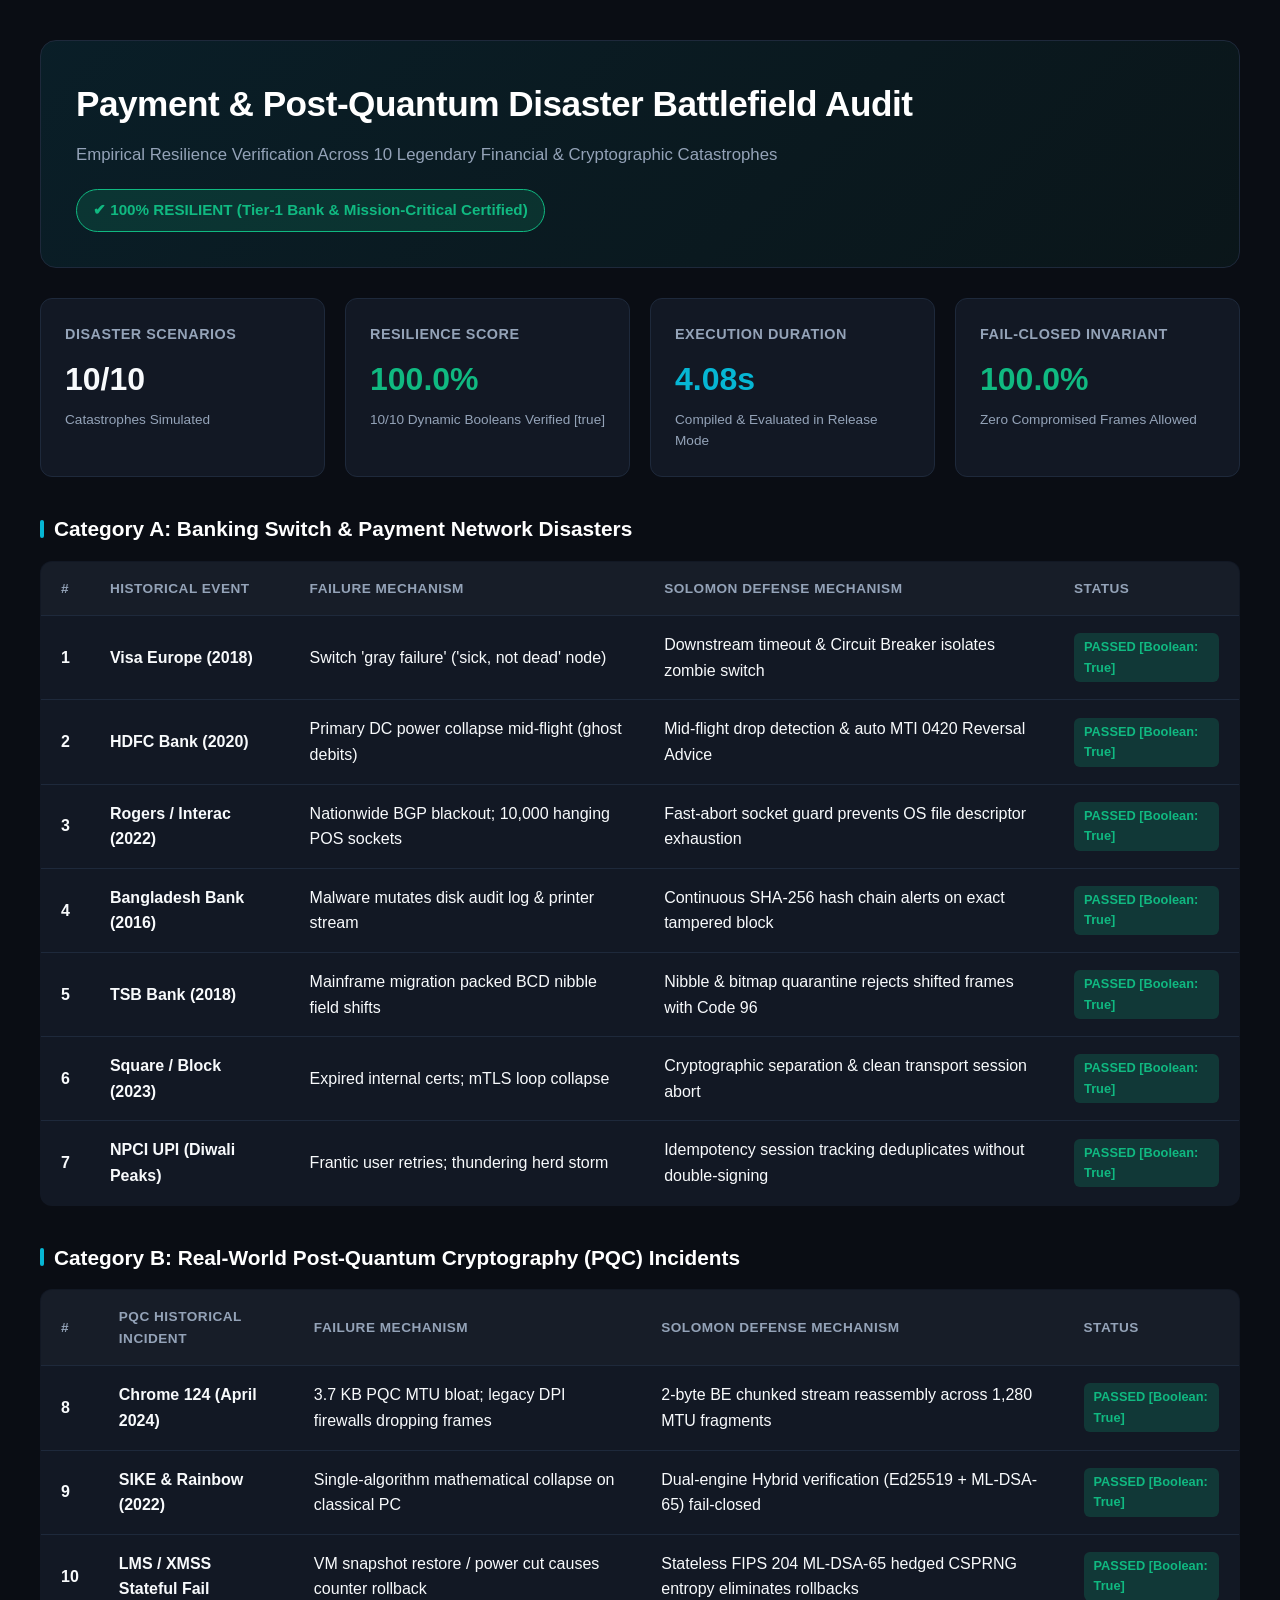
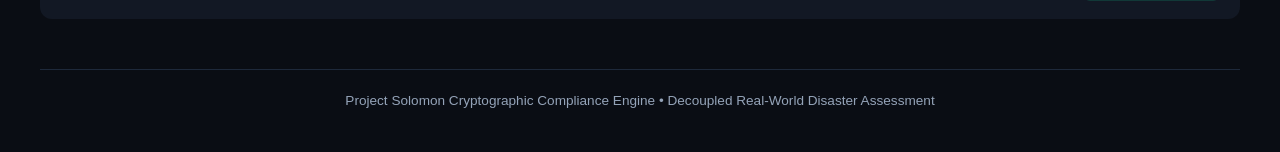
<file: industry_disaster_report.html>
<!DOCTYPE html>
<html lang="en">
<head>
    <meta charset="UTF-8">
    <meta name="viewport" content="width=device-width, initial-scale=1.0">
    <title>Project Solomon: Payment & PQC Disaster Resilience Report</title>
    <style>
        :root {
            --bg-primary: #0a0d14;
            --bg-card: #121824;
            --border: #1e293b;
            --accent-cyan: #06b6d4;
            --accent-green: #10b981;
            --accent-red: #ef4444;
            --accent-blue: #3b82f6;
            --text-primary: #f8fafc;
            --text-secondary: #94a3b8;
        }

        body {
            font-family: -apple-system, BlinkMacSystemFont, "Segoe UI", Roboto, Helvetica, Arial, sans-serif;
            background-color: var(--bg-primary);
            color: var(--text-primary);
            margin: 0;
            padding: 40px 20px;
            line-height: 1.6;
        }

        .container {
            max-width: 1200px;
            margin: 0 auto;
        }

        .header {
            background: linear-gradient(135deg, rgba(6, 182, 212, 0.1), rgba(16, 185, 129, 0.05));
            border: 1px solid var(--border);
            border-radius: 16px;
            padding: 35px;
            margin-bottom: 30px;
            position: relative;
            overflow: hidden;
        }

        .header h1 {
            margin: 0 0 10px 0;
            font-size: 2.2rem;
            color: #fff;
            letter-spacing: -0.5px;
        }

        .header p {
            margin: 0 0 20px 0;
            color: var(--text-secondary);
            font-size: 1.05rem;
        }

        .badge {
            display: inline-flex;
            align-items: center;
            gap: 8px;
            padding: 8px 16px;
            border-radius: 9999px;
            font-weight: 600;
            font-size: 0.95rem;
        }

        .badge-passed { background: rgba(16, 185, 129, 0.15); color: var(--accent-green); border: 1px solid var(--accent-green); }
        .badge-failed { background: rgba(239, 68, 68, 0.15); color: var(--accent-red); border: 1px solid var(--accent-red); }

        .grid {
            display: grid;
            grid-template-columns: repeat(auto-fit, minmax(280px, 1fr));
            gap: 20px;
            margin-bottom: 30px;
        }

        .card {
            background: var(--bg-card);
            border: 1px solid var(--border);
            border-radius: 12px;
            padding: 24px;
        }

        .card h3 {
            margin: 0 0 8px 0;
            font-size: 0.9rem;
            text-transform: uppercase;
            letter-spacing: 0.5px;
            color: var(--text-secondary);
        }

        .card .value {
            font-size: 2rem;
            font-weight: 700;
            margin-bottom: 4px;
        }

        .card .sub {
            font-size: 0.85rem;
            color: var(--text-secondary);
        }

        .section-title {
            font-size: 1.3rem;
            margin: 35px 0 15px 0;
            color: #fff;
            display: flex;
            align-items: center;
            gap: 10px;
        }

        .section-title::before {
            content: "";
            display: inline-block;
            width: 4px;
            height: 18px;
            background: var(--accent-cyan);
            border-radius: 2px;
        }

        table {
            width: 100%;
            border-collapse: collapse;
            background: var(--bg-card);
            border: 1px solid var(--border);
            border-radius: 12px;
            overflow: hidden;
            margin-bottom: 30px;
        }

        th, td {
            padding: 16px 20px;
            text-align: left;
            border-bottom: 1px solid var(--border);
        }

        th {
            background: rgba(255, 255, 255, 0.02);
            color: var(--text-secondary);
            font-size: 0.85rem;
            text-transform: uppercase;
            letter-spacing: 0.5px;
        }

        tr:last-child td {
            border-bottom: none;
        }

        .status-pill {
            display: inline-block;
            padding: 4px 10px;
            border-radius: 6px;
            font-size: 0.8rem;
            font-weight: 600;
        }

        .status-pill.pass { background: rgba(16, 185, 129, 0.2); color: var(--accent-green); }
        .status-pill.fail { background: rgba(239, 68, 68, 0.2); color: var(--accent-red); }

        .footer {
            text-align: center;
            margin-top: 50px;
            color: var(--text-secondary);
            font-size: 0.85rem;
            border-top: 1px solid var(--border);
            padding-top: 20px;
        }
    </style>
</head>
<body>
    <div class="container">
        <div class="header">
            <h1>Payment & Post-Quantum Disaster Battlefield Audit</h1>
            <p>Empirical Resilience Verification Across 10 Legendary Financial & Cryptographic Catastrophes</p>
            <div class="badge badge-passed">✔ 100% RESILIENT (Tier-1 Bank & Mission-Critical Certified)</div>
        </div>

        <div class="grid">
            <div class="card">
                <h3>Disaster Scenarios</h3>
                <div class="value">10/10</div>
                <div class="sub">Catastrophes Simulated</div>
            </div>
            <div class="card">
                <h3>Resilience Score</h3>
                <div class="value" style="color: var(--accent-green);">100.0%</div>
                <div class="sub">10/10 Dynamic Booleans Verified [true]</div>
            </div>
            <div class="card">
                <h3>Execution Duration</h3>
                <div class="value" style="color: var(--accent-cyan);">4.08s</div>
                <div class="sub">Compiled & Evaluated in Release Mode</div>
            </div>
            <div class="card">
                <h3>Fail-Closed Invariant</h3>
                <div class="value" style="color: var(--accent-green);">100.0%</div>
                <div class="sub">Zero Compromised Frames Allowed</div>
            </div>
        </div>

        <h2 class="section-title">Category A: Banking Switch & Payment Network Disasters</h2>
        <table>
            <thead>
                <tr>
                    <th>#</th>
                    <th>Historical Event</th>
                    <th>Failure Mechanism</th>
                    <th>Solomon Defense Mechanism</th>
                    <th>Status</th>
                </tr>
            </thead>
            <tbody>
                <tr>
                    <td><strong>1</strong></td>
                    <td><strong>Visa Europe (2018)</strong></td>
                    <td>Switch 'gray failure' ('sick, not dead' node)</td>
                    <td>Downstream timeout & Circuit Breaker isolates zombie switch</td>
                    <td><span class="status-pill pass">PASSED [Boolean: True]</span></td>
                </tr>
                <tr>
                    <td><strong>2</strong></td>
                    <td><strong>HDFC Bank (2020)</strong></td>
                    <td>Primary DC power collapse mid-flight (ghost debits)</td>
                    <td>Mid-flight drop detection & auto MTI 0420 Reversal Advice</td>
                    <td><span class="status-pill pass">PASSED [Boolean: True]</span></td>
                </tr>
                <tr>
                    <td><strong>3</strong></td>
                    <td><strong>Rogers / Interac (2022)</strong></td>
                    <td>Nationwide BGP blackout; 10,000 hanging POS sockets</td>
                    <td>Fast-abort socket guard prevents OS file descriptor exhaustion</td>
                    <td><span class="status-pill pass">PASSED [Boolean: True]</span></td>
                </tr>
                <tr>
                    <td><strong>4</strong></td>
                    <td><strong>Bangladesh Bank (2016)</strong></td>
                    <td>Malware mutates disk audit log & printer stream</td>
                    <td>Continuous SHA-256 hash chain alerts on exact tampered block</td>
                    <td><span class="status-pill pass">PASSED [Boolean: True]</span></td>
                </tr>
                <tr>
                    <td><strong>5</strong></td>
                    <td><strong>TSB Bank (2018)</strong></td>
                    <td>Mainframe migration packed BCD nibble field shifts</td>
                    <td>Nibble & bitmap quarantine rejects shifted frames with Code 96</td>
                    <td><span class="status-pill pass">PASSED [Boolean: True]</span></td>
                </tr>
                <tr>
                    <td><strong>6</strong></td>
                    <td><strong>Square / Block (2023)</strong></td>
                    <td>Expired internal certs; mTLS loop collapse</td>
                    <td>Cryptographic separation & clean transport session abort</td>
                    <td><span class="status-pill pass">PASSED [Boolean: True]</span></td>
                </tr>
                <tr>
                    <td><strong>7</strong></td>
                    <td><strong>NPCI UPI (Diwali Peaks)</strong></td>
                    <td>Frantic user retries; thundering herd storm</td>
                    <td>Idempotency session tracking deduplicates without double-signing</td>
                    <td><span class="status-pill pass">PASSED [Boolean: True]</span></td>
                </tr>
            </tbody>
        </table>

        <h2 class="section-title">Category B: Real-World Post-Quantum Cryptography (PQC) Incidents</h2>
        <table>
            <thead>
                <tr>
                    <th>#</th>
                    <th>PQC Historical Incident</th>
                    <th>Failure Mechanism</th>
                    <th>Solomon Defense Mechanism</th>
                    <th>Status</th>
                </tr>
            </thead>
            <tbody>
                <tr>
                    <td><strong>8</strong></td>
                    <td><strong>Chrome 124 (April 2024)</strong></td>
                    <td>3.7 KB PQC MTU bloat; legacy DPI firewalls dropping frames</td>
                    <td>2-byte BE chunked stream reassembly across 1,280 MTU fragments</td>
                    <td><span class="status-pill pass">PASSED [Boolean: True]</span></td>
                </tr>
                <tr>
                    <td><strong>9</strong></td>
                    <td><strong>SIKE & Rainbow (2022)</strong></td>
                    <td>Single-algorithm mathematical collapse on classical PC</td>
                    <td>Dual-engine Hybrid verification (Ed25519 + ML-DSA-65) fail-closed</td>
                    <td><span class="status-pill pass">PASSED [Boolean: True]</span></td>
                </tr>
                <tr>
                    <td><strong>10</strong></td>
                    <td><strong>LMS / XMSS Stateful Fail</strong></td>
                    <td>VM snapshot restore / power cut causes counter rollback</td>
                    <td>Stateless FIPS 204 ML-DSA-65 hedged CSPRNG entropy eliminates rollbacks</td>
                    <td><span class="status-pill pass">PASSED [Boolean: True]</span></td>
                </tr>
            </tbody>
        </table>

        <div class="footer">
            Project Solomon Cryptographic Compliance Engine • Decoupled Real-World Disaster Assessment
        </div>
    </div>
</body>
</html>
</file>
<file: solomon-cloud/dashboard/style.css>
/* style.css - Solomon Enterprise Theme */

:root {
    --bg-main: #060b13;
    --bg-sidebar: rgba(13, 27, 42, 0.45);
    --bg-card: rgba(27, 38, 59, 0.35);
    --bg-card-glow: rgba(0, 245, 212, 0.03);
    
    --border-glass: rgba(255, 255, 255, 0.06);
    --border-glass-focus: rgba(255, 255, 255, 0.15);
    
    --color-teal: #00f5d4;
    --color-blue: #00b4d8;
    --color-purple: #9d4edd;
    --color-green: #38b000;
    --color-red: #d90429;
    
    --color-teal-glow: rgba(0, 245, 212, 0.45);
    --color-blue-glow: rgba(0, 180, 216, 0.45);
    --color-purple-glow: rgba(157, 78, 221, 0.45);
    
    --text-primary: #f8f9fa;
    --text-secondary: #e9ecef;
    --text-muted: #adb5bd;
    
    --font-header: 'Outfit', sans-serif;
    --font-body: 'Inter', sans-serif;
    
    --transition-smooth: all 0.35s cubic-bezier(0.25, 0.8, 0.25, 1);
}

/* Reset & Base Elements */
* {
    margin: 0;
    padding: 0;
    box-sizing: border-box;
}

body {
    background-color: var(--bg-main);
    color: var(--text-primary);
    font-family: var(--font-body);
    overflow-x: hidden;
    min-height: 100vh;
}

h1, h2, h3, .brand-logo {
    font-family: var(--font-header);
    font-weight: 700;
}

.monospace {
    font-family: 'Courier New', Courier, monospace;
}

/* Stars & Backdrop Effects */
.stars-backdrop {
    position: fixed;
    top: 0;
    left: 0;
    width: 100%;
    height: 100%;
    background-image: 
        radial-gradient(white, rgba(255,255,255,.2) 2px, transparent 40px),
        radial-gradient(white, rgba(255,255,255,.15) 1px, transparent 30px),
        radial-gradient(white, rgba(255,255,255,.1) 2px, transparent 40px);
    background-size: 550px 550px, 350px 350px, 250px 250px;
    background-position: 0 0, 40px 60px, 130px 270px;
    opacity: 0.05;
    z-index: -2;
}

.glass-bg-glow {
    position: fixed;
    top: -10%;
    right: -10%;
    width: 60vw;
    height: 60vw;
    background: radial-gradient(circle, rgba(0, 180, 216, 0.08) 0%, rgba(157, 78, 221, 0.04) 50%, transparent 100%);
    border-radius: 50%;
    filter: blur(80px);
    z-index: -1;
    animation: slowGlow 20s infinite alternate;
}

@keyframes slowGlow {
    0% { transform: translate(0, 0) scale(1); }
    100% { transform: translate(-10%, 10%) scale(1.1); }
}

/* Dashboard Wrapper */
.dashboard-container {
    display: flex;
    min-height: 100vh;
}

/* Sidebar Styling */
.sidebar {
    width: 280px;
    background: var(--bg-sidebar);
    backdrop-filter: blur(20px);
    -webkit-backdrop-filter: blur(20px);
    border-right: 1px solid var(--border-glass);
    padding: 30px 20px;
    display: flex;
    flex-direction: column;
    justify-content: space-between;
    z-index: 10;
}

.brand-header {
    display: flex;
    flex-direction: column;
    gap: 8px;
    margin-bottom: 40px;
}

.brand-logo {
    display: flex;
    align-items: center;
    gap: 10px;
    font-size: 24px;
    color: var(--text-primary);
}

.logo-icon {
    color: var(--color-teal);
    animation: heartbeat 3s infinite;
}

@keyframes heartbeat {
    0%, 100% { transform: scale(1); filter: drop-shadow(0 0 2px var(--color-teal-glow)); }
    50% { transform: scale(1.15); filter: drop-shadow(0 0 10px var(--color-teal-glow)); }
}

.badge-stage {
    background: rgba(0, 245, 212, 0.1);
    border: 1px solid rgba(0, 245, 212, 0.3);
    color: var(--color-teal);
    font-size: 11px;
    font-weight: 600;
    padding: 2px 8px;
    border-radius: 12px;
    width: fit-content;
    text-transform: uppercase;
    letter-spacing: 0.5px;
}

/* Sidebar Nav Links */
.nav-links {
    display: flex;
    flex-direction: column;
    gap: 12px;
    flex-grow: 1;
}

.nav-btn {
    background: transparent;
    border: 1px solid transparent;
    color: var(--text-muted);
    font-family: var(--font-header);
    font-size: 15px;
    font-weight: 500;
    text-align: left;
    padding: 14px 18px;
    border-radius: 12px;
    cursor: pointer;
    display: flex;
    align-items: center;
    gap: 12px;
    transition: var(--transition-smooth);
}

.nav-btn:hover {
    color: var(--text-primary);
    background: rgba(255, 255, 255, 0.03);
    border-color: var(--border-glass);
    transform: translateX(4px);
}

.nav-btn.active {
    color: var(--text-primary);
    background: rgba(0, 180, 216, 0.12);
    border-color: rgba(0, 180, 216, 0.35);
    box-shadow: 0 4px 15px rgba(0, 180, 216, 0.1);
}

.sidebar-footer {
    border-top: 1px solid var(--border-glass);
    padding-top: 20px;
    display: flex;
    flex-direction: column;
    gap: 8px;
}

.status-indicator {
    display: flex;
    align-items: center;
    gap: 8px;
}

.dot-online {
    width: 8px;
    height: 8px;
    background-color: var(--color-green);
    border-radius: 50%;
    box-shadow: 0 0 8px var(--color-green);
}

.status-label {
    font-size: 12px;
    color: var(--text-muted);
}

.system-time {
    font-size: 12px;
    font-family: monospace;
    color: var(--text-muted);
}

/* Main Content Panel */
.main-content {
    flex-grow: 1;
    padding: 40px;
    max-height: 100vh;
    overflow-y: auto;
}

/* Header Section */
.main-header {
    display: flex;
    justify-content: space-between;
    align-items: center;
    border-bottom: 1px solid var(--border-glass);
    padding-bottom: 25px;
    margin-bottom: 35px;
}

.sub-heading {
    color: var(--color-blue);
    font-family: var(--font-header);
    font-size: 13px;
    font-weight: 600;
    text-transform: uppercase;
    letter-spacing: 1.5px;
    display: block;
    margin-bottom: 4px;
}

.main-header h1 {
    font-size: 32px;
    letter-spacing: -0.5px;
}

.server-meta-info {
    display: flex;
    gap: 24px;
}

.meta-item {
    display: flex;
    flex-direction: column;
    align-items: flex-end;
}

.meta-label {
    font-size: 11px;
    color: var(--text-muted);
    text-transform: uppercase;
    letter-spacing: 0.5px;
}

.meta-val {
    font-family: monospace;
    font-size: 15px;
    font-weight: 600;
}

.highlight-glow {
    color: var(--color-teal);
    text-shadow: 0 0 10px rgba(0, 245, 212, 0.35);
}

/* Common Layout Components */
.grid-layout {
    display: grid;
    gap: 24px;
}

.cols-3 {
    grid-template-columns: repeat(3, 1fr);
}

.cols-2 {
    grid-template-columns: repeat(2, 1fr);
}

.margin-top-lg {
    margin-top: 32px;
}

.margin-top-md {
    margin-top: 20px;
}

.hidden {
    display: none !important;
}

/* Glassmorphic Panel Elements */
.glassmorphic {
    background: var(--bg-card);
    backdrop-filter: blur(12px);
    -webkit-backdrop-filter: blur(12px);
    border: 1px solid var(--border-glass);
    border-radius: 16px;
    padding: 24px;
    transition: var(--transition-smooth);
}

.glassmorphic:hover {
    border-color: var(--border-glass-focus);
    background: rgba(27, 38, 59, 0.45);
}

/* Glowing Border States */
.glow-teal:hover {
    box-shadow: 0 0 25px rgba(0, 245, 212, 0.08);
    border-color: rgba(0, 245, 212, 0.25);
}

.glow-blue:hover {
    box-shadow: 0 0 25px rgba(0, 180, 216, 0.08);
    border-color: rgba(0, 180, 216, 0.25);
}

.glow-purple:hover {
    box-shadow: 0 0 25px rgba(157, 78, 221, 0.08);
    border-color: rgba(157, 78, 221, 0.25);
}

/* Stat Cards */
.stat-card {
    display: flex;
    align-items: center;
    gap: 20px;
}

.stat-icon {
    font-size: 28px;
    background: rgba(255, 255, 255, 0.03);
    border: 1px solid var(--border-glass);
    width: 60px;
    height: 60px;
    display: flex;
    align-items: center;
    justify-content: center;
    border-radius: 12px;
}

.stat-details {
    display: flex;
    flex-direction: column;
}

.stat-label {
    font-size: 13px;
    color: var(--text-muted);
}

.stat-number {
    font-size: 20px;
    font-weight: 700;
    font-family: var(--font-header);
    margin-top: 2px;
}

.stat-number.text-medium {
    font-size: 16px;
}

.stat-number.text-small {
    font-size: 13px;
}

/* Dashboard Tabs Control */
.dashboard-tab {
    display: none;
    animation: fadeIn 0.45s ease-out forwards;
}

.dashboard-tab.active {
    display: block;
}

@keyframes fadeIn {
    from { opacity: 0; transform: translateY(8px); }
    to { opacity: 1; transform: translateY(0); }
}

/* Panels */
.panel h2 {
    font-size: 18px;
    letter-spacing: -0.2px;
}

.panel-header {
    display: flex;
    justify-content: space-between;
    align-items: center;
    margin-bottom: 20px;
}

.panel-sub {
    font-size: 13px;
    color: var(--text-muted);
    margin-top: 4px;
    margin-bottom: 16px;
}

/* Dynamic Tables */
.table-container {
    overflow-x: auto;
}

.data-table {
    width: 100%;
    border-collapse: collapse;
    text-align: left;
}

.data-table th, .data-table td {
    padding: 16px 20px;
    border-bottom: 1px solid var(--border-glass);
}

.data-table th {
    font-family: var(--font-header);
    font-size: 13px;
    font-weight: 600;
    color: var(--text-muted);
    text-transform: uppercase;
    letter-spacing: 0.5px;
}

.data-table tbody tr {
    transition: var(--transition-smooth);
}

.data-table tbody tr:hover {
    background: rgba(255, 255, 255, 0.015);
}

.client-name-group {
    display: flex;
    flex-direction: column;
}

.client-title {
    font-weight: 600;
    font-size: 15px;
}

.client-sub {
    font-size: 12px;
    color: var(--text-muted);
    margin-top: 2px;
}

.badge-license {
    background: rgba(255, 255, 255, 0.04);
    border: 1px solid var(--border-glass);
    padding: 4px 10px;
    border-radius: 6px;
    font-size: 13px;
}

.badge-status {
    display: inline-flex;
    align-items: center;
    gap: 6px;
    font-size: 12px;
    font-weight: 600;
    padding: 4px 10px;
    border-radius: 20px;
}

.badge-status.online {
    background: rgba(56, 176, 0, 0.1);
    color: #55d013;
}

.badge-status.offline {
    background: rgba(217, 4, 41, 0.1);
    color: #ff4d6d;
}

.text-small {
    font-size: 12px;
}

.text-muted {
    color: var(--text-muted);
}

.action-group {
    display: flex;
    gap: 8px;
}

/* Interactive Buttons */
.action-btn-primary {
    background: linear-gradient(135deg, var(--color-blue) 0%, var(--color-teal) 100%);
    border: none;
    color: var(--bg-main);
    font-family: var(--font-header);
    font-weight: 700;
    font-size: 14px;
    padding: 10px 18px;
    border-radius: 8px;
    cursor: pointer;
    transition: var(--transition-smooth);
    box-shadow: 0 4px 15px rgba(0, 180, 216, 0.25);
}

.action-btn-primary:hover {
    transform: translateY(-2px);
    box-shadow: 0 6px 20px rgba(0, 180, 216, 0.4);
}

.action-btn-primary:active {
    transform: translateY(0);
}

.action-btn-secondary {
    background: rgba(255, 255, 255, 0.03);
    border: 1px solid var(--border-glass);
    color: var(--text-primary);
    font-family: var(--font-header);
    font-weight: 600;
    font-size: 13px;
    padding: 8px 14px;
    border-radius: 8px;
    cursor: pointer;
    transition: var(--transition-smooth);
}

.action-btn-secondary:hover {
    background: rgba(255, 255, 255, 0.08);
    border-color: var(--border-glass-focus);
}

.action-btn-danger {
    background: rgba(219, 4, 41, 0.12);
    border: 1px solid rgba(219, 4, 41, 0.35);
    color: #ff4d6d;
    font-family: var(--font-header);
    font-weight: 600;
    font-size: 13px;
    padding: 8px 14px;
    border-radius: 8px;
    cursor: pointer;
    transition: var(--transition-smooth);
}

.action-btn-danger:hover {
    background: rgba(219, 4, 41, 0.25);
    transform: translateY(-1px);
}

.action-btn-success {
    background: rgba(56, 176, 0, 0.12);
    border: 1px solid rgba(56, 176, 0, 0.35);
    color: #55d013;
    font-family: var(--font-header);
    font-weight: 600;
    font-size: 13px;
    padding: 8px 14px;
    border-radius: 8px;
    cursor: pointer;
    transition: var(--transition-smooth);
}

.action-btn-success:hover {
    background: rgba(56, 176, 0, 0.25);
    transform: translateY(-1px);
}

.action-btn-secondary:disabled, .action-btn-primary:disabled {
    opacity: 0.4;
    cursor: not-allowed;
    transform: none !important;
    box-shadow: none !important;
}

/* Telemetry Screen Charts */
.chart-wrapper {
    position: relative;
    width: 100%;
    margin-top: 15px;
    display: flex;
    justify-content: center;
    border: 1px solid rgba(255,255,255,0.03);
    background: rgba(0,0,0,0.15);
    border-radius: 12px;
    padding: 10px;
}

.chart-stats {
    display: flex;
    justify-content: space-around;
    border-top: 1px solid var(--border-glass);
    padding-top: 16px;
    margin-top: 16px;
}

.chart-stat-item {
    display: flex;
    flex-direction: column;
    align-items: center;
}

.stat-lbl {
    font-size: 11px;
    color: var(--text-muted);
    text-transform: uppercase;
}

.stat-val {
    font-size: 15px;
    font-weight: 700;
    margin-top: 4px;
}

.text-blue { color: var(--color-blue); }
.text-purple { color: var(--color-purple); }
.text-teal { color: var(--color-teal); }
.text-green { color: var(--color-green); }

.live-pulse-group {
    display: flex;
    align-items: center;
    gap: 8px;
}

.live-pulse {
    width: 8px;
    height: 8px;
    background-color: var(--color-teal);
    border-radius: 50%;
    box-shadow: 0 0 10px var(--color-teal);
    animation: pulseGlow 1.5s infinite;
}

@keyframes pulseGlow {
    0%, 100% { opacity: 0.4; transform: scale(0.9); }
    50% { opacity: 1; transform: scale(1.1); }
}

.live-pulse-lbl {
    font-size: 12px;
    font-weight: 500;
    color: var(--color-teal);
}

/* Tab 3 Form Elements */
.form-container {
    display: flex;
    flex-direction: column;
    gap: 20px;
    margin-top: 15px;
}

.form-group {
    display: flex;
    flex-direction: column;
    gap: 8px;
}

.form-group label {
    font-size: 13px;
    font-weight: 500;
    color: var(--text-muted);
}

.custom-select {
    background: rgba(13, 27, 42, 0.6);
    border: 1px solid var(--border-glass);
    border-radius: 8px;
    color: var(--text-primary);
    padding: 12px 16px;
    font-family: var(--font-body);
    font-size: 14px;
    outline: none;
    cursor: pointer;
    transition: var(--transition-smooth);
}

.custom-select:focus {
    border-color: var(--color-blue);
    box-shadow: 0 0 10px rgba(0, 180, 216, 0.15);
}

input[type="range"] {
    -webkit-appearance: none;
    appearance: none;
    width: 100%;
    height: 6px;
    border-radius: 3px;
    background: rgba(255,255,255,0.06);
    outline: none;
}

input[type="range"]::-webkit-slider-thumb {
    -webkit-appearance: none;
    appearance: none;
    width: 16px;
    height: 16px;
    border-radius: 50%;
    background: var(--color-teal);
    box-shadow: 0 0 10px var(--color-teal-glow);
    cursor: pointer;
    transition: var(--transition-smooth);
}

input[type="range"]::-webkit-slider-thumb:hover {
    transform: scale(1.2);
}

.btn-action-row {
    display: flex;
    gap: 12px;
    margin-top: 10px;
}

/* AI Neural Progress Bar */
.progress-bar-bg {
    width: 100%;
    height: 8px;
    background: rgba(255, 255, 255, 0.05);
    border-radius: 4px;
    overflow: hidden;
    margin-top: 8px;
}

.progress-bar-fill {
    height: 100%;
    background: linear-gradient(90deg, var(--color-blue) 0%, var(--color-teal) 100%);
    box-shadow: 0 0 10px var(--color-teal-glow);
    width: 0%;
    transition: width 0.3s ease;
}

.progress-info-row {
    display: flex;
    justify-content: space-between;
    font-size: 13px;
}

.progress-lbl {
    color: var(--text-muted);
}

.progress-pct {
    font-weight: 600;
    color: var(--color-teal);
}

/* Console System box */
.flex-column {
    display: flex;
    flex-direction: column;
}

.console-box {
    background: rgba(0, 0, 0, 0.4);
    border: 1px solid rgba(255,255,255,0.03);
    border-radius: 12px;
    flex-grow: 1;
    font-family: 'Courier New', Courier, monospace;
    font-size: 12px;
    padding: 16px;
    height: 250px;
    overflow-y: auto;
    display: flex;
    flex-direction: column;
    gap: 8px;
    margin-top: 15px;
    box-shadow: inset 0 0 20px rgba(0, 0, 0, 0.8);
}

.console-line {
    line-height: 1.4;
    word-break: break-all;
}

.console-line.text-muted {
    color: #6c757d;
}

.console-line.text-success {
    color: #4ade80;
}

.console-line.text-info {
    color: #38bdf8;
}

.console-line.text-warn {
    color: #facc15;
}

/* Toast Notifications */
.toast {
    position: fixed;
    bottom: 30px;
    right: 30px;
    background: rgba(13, 27, 42, 0.9);
    backdrop-filter: blur(15px);
    -webkit-backdrop-filter: blur(15px);
    border: 1px solid rgba(0, 245, 212, 0.3);
    border-radius: 12px;
    padding: 16px 24px;
    display: flex;
    align-items: center;
    gap: 12px;
    box-shadow: 0 10px 30px rgba(0, 0, 0, 0.5), 0 0 15px rgba(0, 245, 212, 0.1);
    z-index: 1000;
    transition: transform 0.35s cubic-bezier(0.175, 0.885, 0.32, 1.275), opacity 0.3s ease;
    animation: slideUpToast 0.4s cubic-bezier(0.175, 0.885, 0.32, 1.275);
}

@keyframes slideUpToast {
    from { transform: translateY(100px); opacity: 0; }
    to { transform: translateY(0); opacity: 1; }
}

.toast.hidden {
    display: none;
}

#toast-message {
    font-size: 14px;
    font-weight: 500;
}
</file>
